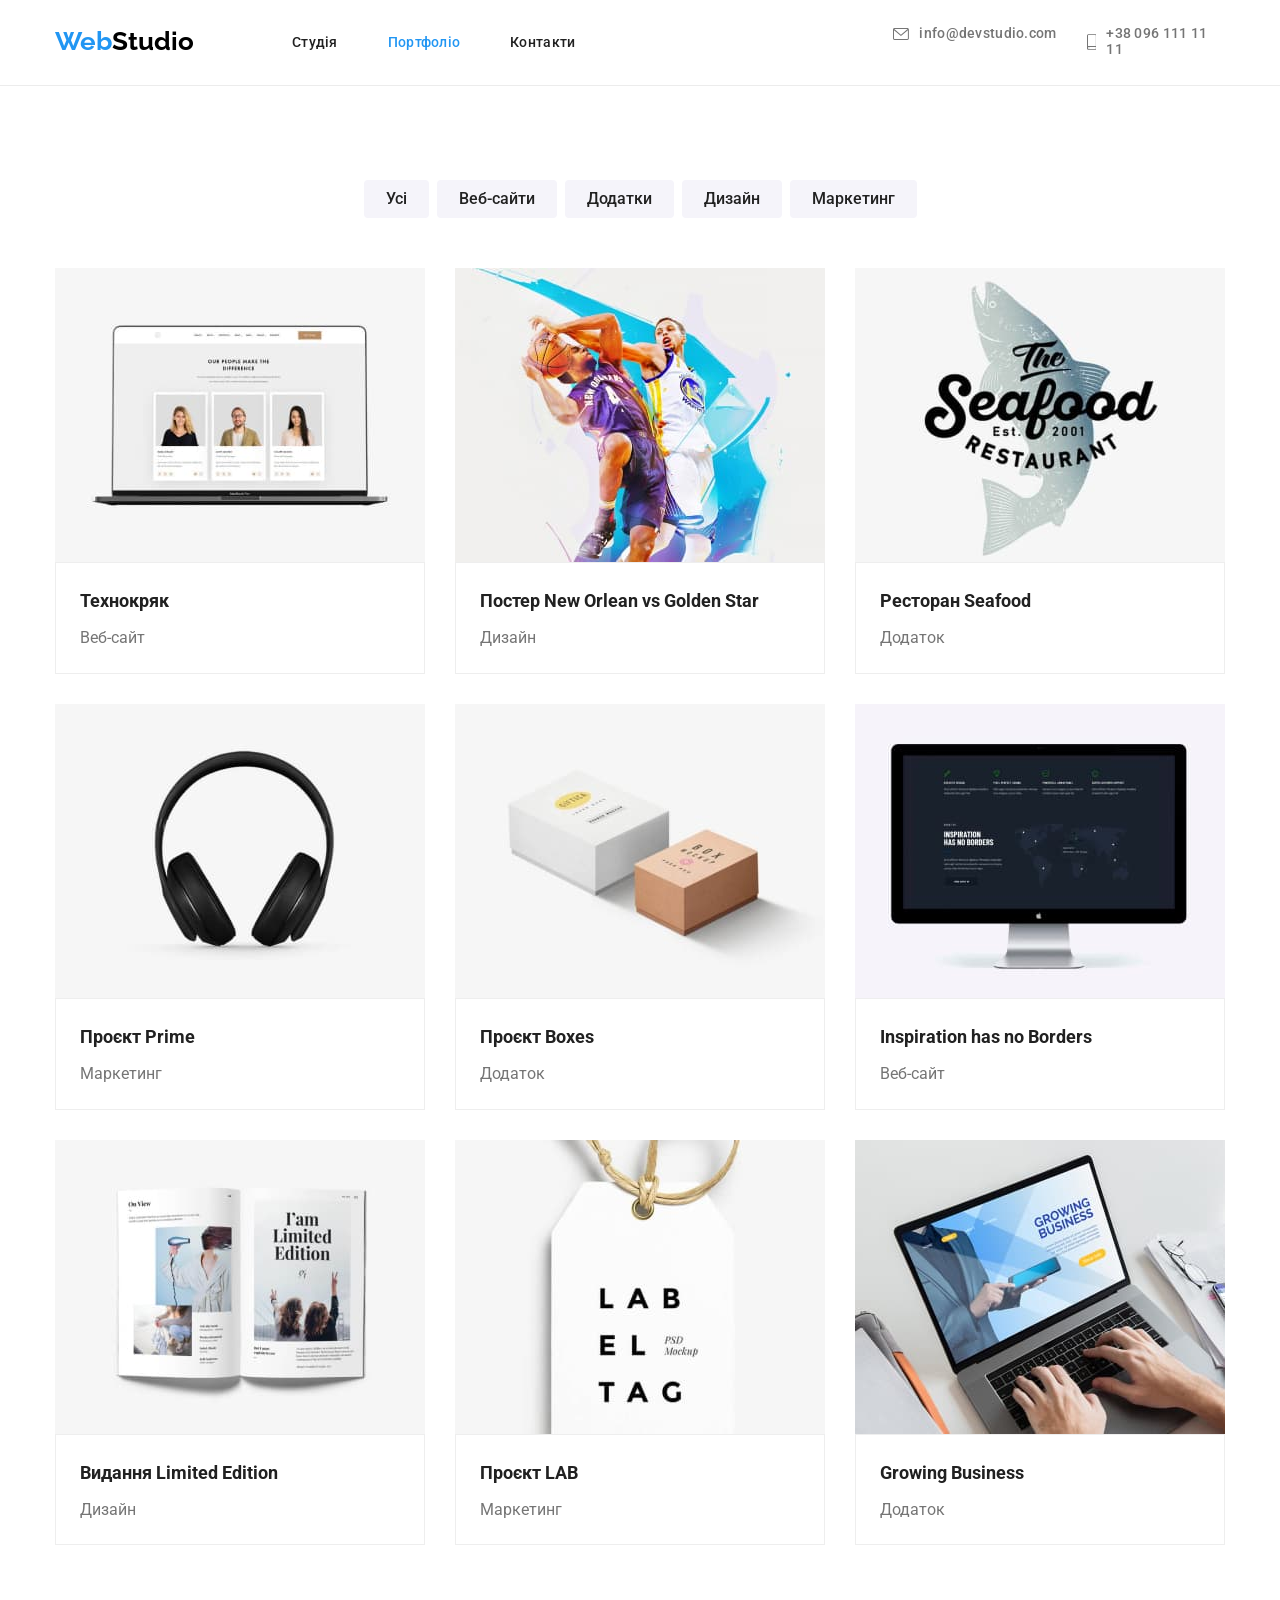
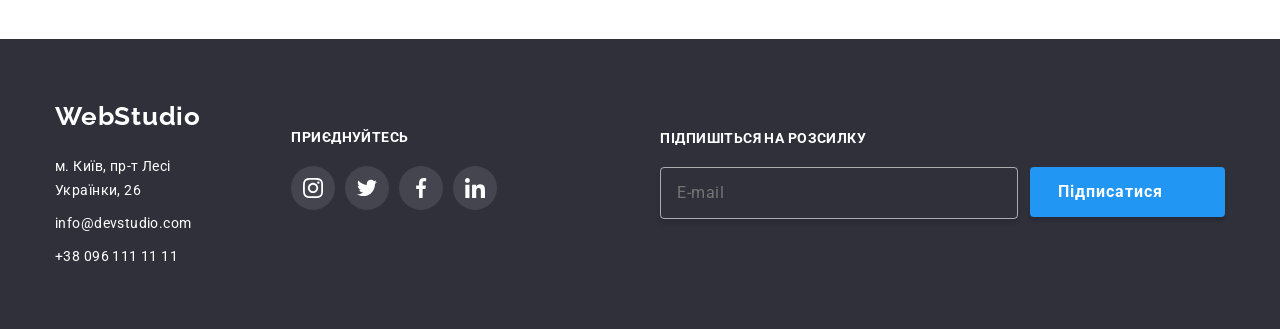
<file: pages/portfolio.html>
<!DOCTYPE html>
<html lang="en">
  <head>
    <meta charset="UTF-8" />
    <meta name="viewport" content="width=device-width, initial-scale=1.0" />
    <title>WebStudio</title>
    <link rel="preconnect" href="https://fonts.googleapis.com" />
    <link rel="preconnect" href="https://fonts.gstatic.com" crossorigin />
    <link
    href="https://fonts.googleapis.com/css2?family=Raleway:ital,wght@0,100..900;1,100..900&family=Roboto:ital,wght@0,100;0,300;0,400;0,500;0,700;0,900;1,100;1,300;1,400;1,500;1,700;1,900&display=swap"
    rel="stylesheet"
    />
    <link rel="stylesheet" href="https://cdnjs.cloudflare.com/ajax/libs/modern-normalize/2.0.0/modern-normalize.min.css" integrity="sha512-4xo8blKMVCiXpTaLzQSLSw3KFOVPWhm/TRtuPVc4WG6kUgjH6J03IBuG7JZPkcWMxJ5huwaBpOpnwYElP/m6wg==" crossorigin="anonymous" referrerpolicy="no-referrer" />
    <link rel="stylesheet" href="../style/main.min.css" />
  </head>
  <body>
       <header class="header">
      <div class="container box">
        <a class="header__logo" href="/index.html"
          ><span class="header__web">Web</span>Studio</a
        >
        <nav class="header__nav">
          <ul class="nav__list">
            <li class="nav__item">
              <a class="nav__link" href="/index.html">Студія</a>
            </li>
            <li class="nav__item">
              <a class="nav__link current" href="/pages/portfolio.html">Портфоліо</a>
            </li>
            <li class="nav__item">
              <a class="nav__link" href="#">Контакти</a>
            </li>
          </ul>
        </nav>
        <ul class="header__list">
          <li class="header__item">
            <a class="header__link" href="mailto:info@devstudio.com">
              <svg class="header__icon head__svg">
                <use href="../images/symbol-defs.svg#icon-message"></use>
              </svg>
              <span class="header__span">info@devstudio.com</span></a
            >
          </li>
          <li class="header__item">
            <a class="header__link" href="tel:+380961111111"
              ><svg class="header__icon">
                <use href="../images/symbol-defs.svg#icon-smartphone"></use>
              </svg>
              <span class="header__span"> +38 096 111 11 11</span></a
            >
          </li>
        </ul>
      </div>
    </header>
  <main class="main">
    <!-- Секція фото -->
    <section class="photo">
      <div class="container">
        <ul class="photo__leest">
          <li class="phooto__link">
            <button type="button" class="photo__btn">Усі</button>
          </li>
          <li class="phooto__link">
            <button type="button" class="photo__btn">Веб-сайти</button>
          </li>
          <li class="phooto__link">
            <button type="button" class="photo__btn">Додатки</button>
          </li>
          <li class="phooto__link">
            <button type="button" class="photo__btn">Дизайн</button>
          </li>
          <li class="phooto__link">
            <button type="button" class="photo__btn">Маркетинг</button>
          </li>
        </ul>
        <ul class="photo__list">
          <li class="photo__link">
            <div class="photo__bax">
            <img src="../images/laptop.jpg" alt="Ноутбук" class="photo__img" />
            <div class="overlay">
              <p class="over__text">Ресурс пропонує комплексні пропозиції з різним рівнем функціоналу та сервісів. Все це дозволить відвідувачу отримати вичерпні відомості про компанію чи приватну особу.</p>
            </div>
            </div>
            <div class="photo__box">
            <h2 class="photo__title">Технокряк</h2>
            <p class="photo__text">Веб-сайт</p>
            </div>
          </li>
          <li class="photo__link">
            <div class="photo__bax">
            <img src="../images/backetball.jpg" alt="Баскетбол" class="photo__img" />
             <div class="overlay">
              <p class="over__text">Ресурс пропонує комплексні пропозиції з різним рівнем функціоналу та сервісів. Все це дозволить відвідувачу отримати вичерпні відомості про компанію чи приватну особу.</p>
            </div>
            </div>
            <div class="photo__box">
            <h2 class="photo__title">Постер New Orlean vs Golden Star</h2>
            <p class="photo__text">Дизайн</p>
            </div>
          </li>
          <li class="photo__link">
            <div class="photo__bax">
            <img
              src="../images/sea.jpg"
              alt="Логотип Seafood"
              class="photo__img"
            />
             <div class="overlay">
              <p class="over__text">Ресурс пропонує комплексні пропозиції з різним рівнем функціоналу та сервісів. Все це дозволить відвідувачу отримати вичерпні відомості про компанію чи приватну особу.</p>
            </div>
            </div>
            <div class="photo__box">
            <h2 class="photo__title">Ресторан Seafood</h2>
            <p class="photo__text">Додаток</p>
            </div>
          </li>
          <li class="photo__link">
            <div class="photo__bax">
            <img
              src="../images/earphones.jpg"
              alt="Навушники"
              class="photo__img"
            />
             <div class="overlay">
              <p class="over__text">Ресурс пропонує комплексні пропозиції з різним рівнем функціоналу та сервісів. Все це дозволить відвідувачу отримати вичерпні відомості про компанію чи приватну особу.</p>
            </div>
            </div>
            <div class="photo__box">
            <h2 class="photo__title">Проєкт Prime</h2>
            <p class="photo__text">Маркетинг</p>
            </div>
          </li>
          <li class="photo__link">
            <div class="photo__bax">
            <img src="../images/box.jpg" alt="Коробки" class="photo__img" />
             <div class="overlay">
              <p class="over__text">Ресурс пропонує комплексні пропозиції з різним рівнем функціоналу та сервісів. Все це дозволить відвідувачу отримати вичерпні відомості про компанію чи приватну особу.</p>
            </div>
            </div>
            <div class="photo__box">
            <h2 class="photo__title">Проєкт Boxes</h2>
            <p class="photo__text">Додаток</p>
            </div>
          </li>
          <li class="photo__link">
            <div class="photo__bax">
            <img src="../images/comp.jpg" alt="comp" class="photo__img" />
             <div class="overlay">
              <p class="over__text">Ресурс пропонує комплексні пропозиції з різним рівнем функціоналу та сервісів. Все це дозволить відвідувачу отримати вичерпні відомості про компанію чи приватну особу.</p>
            </div>
            </div>
            <div class="photo__box">
            <h2 class="photo__title">Inspiration has no Borders</h2>
            <p class="photo__text">Веб-сайт</p>
            </div>
          </li>
          <li class="photo__link">
            <div class="photo__bax">
            <img
              src="../images/book.jpg"
              alt="Книга"
              class="photo__img"
            />
             <div class="overlay">
              <p class="over__text">Ресурс пропонує комплексні пропозиції з різним рівнем функціоналу та сервісів. Все це дозволить відвідувачу отримати вичерпні відомості про компанію чи приватну особу.</p>
            </div>
            </div>
            <div class="photo__box">
            <h2 class="photo__title">Видання Limited Edition</h2>
            <p class="photo__text">Дизайн</p>
            </div>
          </li>
          <li class="photo__link">
            <div class="photo__bax">
            <img src="../images/label.jpg" alt="Label tag" class="photo__img" />
             <div class="overlay">
              <p class="over__text">Ресурс пропонує комплексні пропозиції з різним рівнем функціоналу та сервісів. Все це дозволить відвідувачу отримати вичерпні відомості про компанію чи приватну особу.</p>
            </div>
            </div>
            <div class="photo__box">
            <h2 class="photo__title">Проєкт LAB</h2>
            <p class="photo__text">Маркетинг</p>
            </div>
          </li>
          <li class="photo__link">
            <div class="photo__bax">
            <img
              src="../images/growing.jpg"
              alt="Друкуваня клавіатурою"
              class="photo__img"
            />
             <div class="overlay">
              <p class="over__text">Ресурс пропонує комплексні пропозиції з різним рівнем функціоналу та сервісів. Все це дозволить відвідувачу отримати вичерпні відомості про компанію чи приватну особу.</p>
            </div>
            </div>
            <div class="photo__box">
            <h2 class="photo__title">Growing Business</h2>
            <p class="photo__text">Додаток</p>
            </div>
          </li>
        </ul>
        </div>
      </section>
    </main>
     <footer class="footer">
      <div class="container footer__box">
        <div>
          <a class="footer__logo" href="/index.html"
            ><span class="footer__web">Web</span>Studio</a
          >
          <address class="footer__adress">
            <a
              class="footer__maps"
              href="https://www.google.com/maps/d/viewer?mid=10uSM3H-mIU3GznYo2szRIEphczw&hl=en_US&ll=50.42732700000001%2C30.538092&z=17"
              target="_blank"
              >м. Київ, пр-т Лесі Українки, 26</a
            >
            <ul class="footer__list">
              <li class="footer__link">
                <a class="footer__item" href="mailto:info@devstudio.com"
                  >info@devstudio.com</a
                >
              </li>
              <li class="footer__link">
                <a class="footer__item" href="tel:+380961111111"
                  >+38 096 111 11 11</a
                >
              </li>
            </ul>
          </address>
        </div>
        <div class="foot">
          <h2 class="foot__title">приєднуйтесь</h2>
          <ul class="foot__list">
            <li class="foot__link">
              <a
                href="https://www.instagram.com/"
                class="foot__item"
                target="_blank"
              >
                <svg class="foot__icon">
                  <use href="../images/symbol-defs.svg#icon-instagram"></use>
                </svg>
              </a>
            </li>
            <li class="foot__link">
              <a
                href="https://twitter.com/?lang=uk"
                class="foot__item"
                target="_blank"
              >
                <svg class="foot__icon">
                  <use href="../images/symbol-defs.svg#icon-twitter"></use>
                </svg>
              </a>
            </li>
            <li class="foot__link">
              <a
                href="https://www.facebook.com/?locale=uk_UA"
                class="foot__item"
                target="_blank"
              >
                <svg class="foot__icon">
                  <use href="../images/symbol-defs.svg#icon-facebook"></use>
                </svg>
              </a>
            </li>
            <li class="foot__link">
              <a
                href="https://ua.linkedin.com/"
                class="foot__item"
                target="_blank"
              >
                <svg class="foot__icon">
                  <use href="../images/symbol-defs.svg#icon-insta"></use>
                </svg>
              </a>
            </li>
          </ul>
        </div>
        <div class="div-form">
          <form class="footer__form">
            <label class="footer__lab">
              Підпишіться на розсилку
              <input type="email" class="footer__inp" required placeholder="E-mail">
            </label>
            <button type="submit" class="footer__btn">
              Підписатися
              <svg class="footer__icon">
                <use href="../images/symbol-defs.svg#icon-telegram">
                </use>
              </svg>
            </button>
          </form>
        </div>
      </div>
    </footer>
  </body>
</html>
</file>
<file: style/main.min.css>
body{font-family:"Roboto"}.container{width:1200px;padding-right:15px;padding-left:15px;margin:0 auto}*,::after,::before{box-sizing:border-box}img{display:block}h1,h2,h3,h4,p{margin:0;padding:0}ul{list-style:none;margin:0;padding:0}a{text-decoration:none}button{cursor:pointer;border:none}.header{background-color:#fff;padding-top:24px;padding-bottom:25px}.header__logo{color:#000;font-family:"Raleway";font-size:26px;font-weight:700;line-height:1.38;margin-right:93px;width:145px}.header__web{color:#2196f3;font-family:"Raleway";font-size:26px;font-weight:700;line-height:1.38}.header__list{display:flex;gap:30px}.header__link{color:#757575;font-size:14px;font-weight:500;line-height:1.14;letter-spacing:.28px;display:flex;align-items:center;gap:10px}.header__link:last-child{margin-right:0px}.header__link:hover,.header__link:focus{transition-property:color;transition-duration:250ms;transition-timing-function:cubic-bezier(0.4, 0, 0.2, 1);transition-delay:0;color:#2196f3}.header__link:hover .header__icon,.header__link:focus .header__icon{fill:#2196f3;transition-property:fill;transition-duration:250ms;transition-timing-function:cubic-bezier(0.4, 0, 0.2, 1);transition-delay:0}.header__icon{width:10px;height:16px;fill:#757575}.header__icon.head__svg{width:16px;height:12px}.box{display:flex;align-items:center}.nav__list{display:flex;gap:50px;margin-right:318px}.nav__item{position:relative}.nav__link{color:#212121;font-size:14px;font-weight:500;line-height:1.14;letter-spacing:.28px}.nav__link:hover,.nav__link:focus{color:#2196f3;transition-property:color;transition-duration:250ms;transition-timing-function:cubic-bezier(0.4, 0, 0.2, 1);transition-delay:0}.current{color:#2196f3}.current:hover:after,.current:focus:after{content:"";width:100%;height:4px;border-radius:2px;background:#2196f3;position:absolute;top:48px;left:0px;transition-property:background-color;transition-duration:250ms;transition-timing-function:cubic-bezier(0.4, 0, 0.2, 1);transition-delay:0}.hero{padding-top:200px;padding-bottom:200px;text-align:center;background-image:linear-gradient(rgba(47, 48, 58, 0.4), rgba(47, 48, 58, 0.4)),url(../images/fons.jpg);background-repeat:no-repeat;background-size:cover}.hero__title{color:#fff;font-size:44px;font-weight:900;line-height:1.36;text-transform:uppercase;width:696px;margin-bottom:30px;margin-left:auto;margin-right:auto}.hero__button{color:#fff;text-align:center;font-size:16px;font-weight:700;line-height:1.87;letter-spacing:.96px;background-color:#2196f3;padding:10px 32px;border:0;border-radius:4px;box-shadow:0px 4px 4px 0px rgba(0,0,0,.15)}.advantages{background-color:#fff;padding-top:94px}.advantages__list{display:flex;gap:30px}.advantages__item::before{content:"";border-radius:4px;background:#f5f4fa;width:270px;height:120px;display:block;background-image:url(../images/antenna.png);background-repeat:no-repeat;background-position:center;margin-bottom:30px}.advantages__item::before:nth-child(2)::before{background-image:url(../images/clock.png)}.advantages__item::before:nth-child(3)::before{background-image:url(../images/diagram.png)}.advantages__item::before:nth-child(4)::before{background-image:url(../images/astronaut.png)}.advantages__title{color:#212121;font-size:14px;font-weight:700;line-height:1.14;text-transform:uppercase;margin-bottom:10px}.advantages__text{color:#757575;font-size:14px;font-weight:400;line-height:1.71;width:270px}.affairs{background-color:#fff;padding-top:94px;padding-bottom:94px}.affairs__list{display:flex;gap:30px}.affairs__item{position:relative}.affairs__title{color:#212121;font-size:36px;font-weight:700;line-height:1.16;text-align:center;margin-bottom:50px}.affairs__img{width:370px}.affairs__box{width:370px;height:70px;display:flex;justify-content:center;align-items:center;background:rgba(47,48,58,.8);position:absolute;bottom:0}.affairs__text{color:#fff;font-size:14px;font-weight:700;line-height:1.14;letter-spacing:.42px;text-transform:uppercase}.comand{background-color:#f5f4fa;padding-top:94px;padding-bottom:94px;text-align:center}.comand__list{display:flex;gap:30px;max-width:1200px}.comand__item{border-radius:0px 0px 4px 4px;box-shadow:0px 1px 3px 0px rgba(0,0,0,.12),0px 1px 1px 0px rgba(0,0,0,.14),0px 2px 1px 0px rgba(0,0,0,.2)}.comand__box{border-radius:0px 0px 4px 4px;background:#fff;width:270px;padding-top:30px;padding-bottom:30px}.comand__img{width:270px}.comand__title{color:#212121;font-size:36px;font-weight:700;line-height:1.16;margin-bottom:50px;letter-spacing:1.08px}.comand__description{color:#212121;font-size:16px;font-weight:500;line-height:1.18}.comand__text{color:#757575;font-size:16px;font-weight:400;line-height:1.18;margin-top:10px;margin-bottom:16px}.comand__leest{display:flex;gap:10px;justify-content:center;align-items:center}.comand__eatem{display:flex;align-items:center;justify-content:center;padding:12px}.comand__eatem:hover,.comand__eatem:focus{outline:#2196f3;border-radius:50%;background-color:#2196f3;transition:background-color 250ms cubic-bezier(0.4, 0, 0.2, 1)}.comand__eatem:hover .comand__icon,.comand__eatem:focus .comand__icon{fill:#fff;transition:fill 250ms cubic-bezier(0.4, 0, 0.2, 1);animation:move-box 250ms ease}@keyframes move-box{0%{transform:rotate(0)}100%{transform:rotate(360deg)}}.comand__icon{width:20px;height:20px;fill:#afb1b8}.customers{padding-top:94px;padding-bottom:94px}.customers__list{display:flex;justify-content:center;align-items:center;gap:30px;position:relative}.customers__title{color:#212121;text-align:center;font-size:36px;font-weight:700;line-height:1.16;letter-spacing:1.08px;margin-bottom:50px}.customers__link{display:flex;justify-content:center;align-items:center;width:170px;height:92px;border-radius:4px;border:1px solid #afb1b8}.customers__link:hover,.customers__link:focus{outline:1px solid #2196f3;border:none;transition-property:border-color;transition-duration:250ms;transition-timing-function:cubic-bezier(0.4, 0, 0.2, 1);transition-delay:0}.customers__link:hover .customers__icon,.customers__link:focus .customers__icon{fill:#2196f3;transition-property:fill;transition-duration:250ms;transition-timing-function:cubic-bezier(0.4, 0, 0.2, 1);transition-delay:0}.customers__icon{width:106px;height:60px;fill:#afb1b8}.footer{background-color:#2f303a;padding-top:60px;padding-bottom:60px}.footer__box{display:flex;gap:70px;align-items:center}.footer__logo,.footer__web{color:#fff;font-family:"Raleway";font-size:26px;font-weight:700;line-height:1.38;letter-spacing:.78px}.footer__adress{font-style:normal;margin-top:20px}.footer__maps,.footer__item{color:#fff;font-size:14px;font-weight:400;line-height:1.71;letter-spacing:.42px}.footer__list{margin-top:9px}.footer__link{margin-bottom:9px}.footer__link:last-child{margin-bottom:0px}.footer .foot{padding-top:12px;padding-bottom:40px}.footer .foot__title{color:#fff;font-size:14px;font-weight:700;line-height:1.14;letter-spacing:.42px;text-transform:uppercase;margin-bottom:20px}.footer .foot__list{display:flex;gap:10px;align-items:center}.footer .foot__item{display:flex;justify-content:center;align-items:center;width:44px;height:44px;border-radius:33px;background-color:rgba(255,255,255,.1)}.footer .foot__item:hover,.footer .foot__item:focus{outline:#2196f3;background-color:#2196f3;transition:background-color 250ms cubic-bezier(0.4, 0, 0.2, 1)}.footer .foot__item:hover .foot__icon,.footer .foot__item:focus .foot__icon{animation:move-box 250ms ease}@keyframes move-box{0%{transform:rotate(0)}100%{transform:rotate(360deg)}}.footer .foot__icon{fill:#fff;width:20px;height:20px}.footer__form{display:flex;gap:12px;margin-left:93px;padding-bottom:19px}.footer__lab{color:#fff;font-size:14px;font-weight:700;line-height:1.14;letter-spacing:.42px;text-transform:uppercase}.footer__inp{display:block;width:358px;background-color:rgba(0,0,0,0);color:rgba(255,255,255,.6);font-size:16px;font-weight:400;line-height:1.25;letter-spacing:.48px;padding:15px 16px;border-radius:4px;border:1px solid rgba(255,255,255,.6);box-shadow:0px 4px 4px rgba(0,0,0,.15);outline:none;margin-top:20px}.footer__btn{display:flex;align-items:center;background-color:#2196f3;color:#fff;font-size:16px;font-weight:700;line-height:1.87;letter-spacing:.96px;border-radius:4px;box-shadow:0px 4px 4px rgba(0,0,0,.15);padding:10px 28px;height:50px;margin-top:36px}.footer__icon{fill:#fff;width:24px;height:24px;margin-left:10px}.backdrop{position:fixed;top:0;left:0;width:100%;height:100%;background-image:linear-gradient(rgba(0, 0, 0, 0.2), rgba(0, 0, 0, 0.2));opacity:1;transition-property:opacity;transition-duration:250ms;transition-timing-function:cubic-bezier(0.4, 0, 0.2, 1);transition-delay:0}.is-hidden{opacity:0;pointer-events:none}.modal{padding:40px;background-color:#fff;position:absolute;top:50%;left:50%;transform:translate(-50%, -50%)}.modal__btn{display:flex;justify-content:center;align-items:center;border-radius:50%;background-color:rgba(0,0,0,0);padding:6px;position:absolute;top:14px;right:14px;border:1px solid #eee}.modal__btn:hover,.modal__btn:focus{outline:#eee}.modal__btn:hover .modal__svg,.modal__btn:focus .modal__svg{fill:#2196f3;transition-property:fill;transition-duration:250ms;transition-timing-function:cubic-bezier(0.4, 0, 0.2, 1);transition-delay:0}.modal__svg{width:18px;height:18px}.modal__title{color:#212121;font-size:20px;font-weight:700;line-height:1.15;letter-spacing:.6px;text-align:center;margin-bottom:12px}.modal__lab{color:#757575;font-size:12px;font-weight:400;line-height:1.16;letter-spacing:.12px;border:none}.modal__inp{display:block;width:448px;height:40px;border-radius:4px;border:1px solid #eee;padding:12px 12px 12px 42px;margin-bottom:10px;margin-top:4px;outline:none}.modal__inp:hover,.modal__inp:focus{border-color:#2196f3;transition-property:border-color;transition-duration:250ms;transition-timing-function:cubic-bezier(0.4, 0, 0.2, 1);transition-delay:0}.modal__coment{display:block;width:448px;height:120px;border-radius:4px;border-color:#eee;padding:12px 16px;margin-bottom:25px;resize:none;margin-top:4px;outline:none}.modal__box{position:relative}.modal__inp:hover+.modal__icon,.modal__inp:focus+.modal__icon{fill:#2196f3;transition-property:fill;transition-duration:250ms;transition-timing-function:cubic-bezier(0.4, 0, 0.2, 1);transition-delay:0}.modal__icon{width:18px;height:18px;top:53%;left:12px;position:absolute}.modal__us{width:18px;height:18px}.modal__chek{width:16px;height:16px;margin-right:8px}.modal .check{display:flex;align-items:center;justify-content:center;margin-bottom:34px;color:#757575;font-size:14px;font-weight:400;line-height:1.7;letter-spacing:.42px}.modal .check__link{color:#2196f3;font-size:14px;font-weight:400;line-height:1.7;letter-spacing:.42px;text-decoration-line:underline;margin-left:3px}.modal .check__btn{color:#fff;text-align:center;font-size:16px;font-weight:700;line-height:1.8;letter-spacing:.96px;padding:10px 53px;border-radius:4px;background:#2196f3;box-shadow:0px 4px 4px 0px rgba(0,0,0,.15)}.modal .check__button{text-align:center}.photo{background-color:#fff;padding-top:94px;padding-bottom:94px;border-top:1px solid #ececec}.photo__leest{display:flex;gap:8px;justify-content:center;margin-bottom:50px}.photo__btn{color:#212121;background-color:#f5f4fa;border:0;border-radius:4px;font-size:16px;font-weight:500;line-height:1.62;padding:6px 22px}.photo__btn:hover,.photo__btn:focus{background-color:#2196f3;border:none;outline:rgba(0,0,0,0);border-radius:4px;color:#fff;box-shadow:0px 3px 1px 0px rgba(0,0,0,.1),0px 1px 2px 0px rgba(0,0,0,.08),0px 2px 2px 0px rgba(0,0,0,.12);transition-property:background-color,color,box-shadow;transition-duration:250ms;transition-timing-function:cubic-bezier(0.4, 0, 0.2, 1);transition-delay:0}.photo__list{display:flex;flex-wrap:wrap;gap:30px}.photo__link{flex-basis:calc((100% - 60px)/3)}.photo__link:hover,.photo__link:focus{box-shadow:0px 1px 1px 0px rgba(0,0,0,.12),0px 4px 4px 0px rgba(0,0,0,.06),1px 4px 6px 0px rgba(0,0,0,.16);transition-property:box-shadow;transition-duration:250ms;transition-timing-function:cubic-bezier(0.4, 0, 0.2, 1);transition-delay:0}.photo__link:hover .overlay,.photo__link:focus .overlay{opacity:1;transition-property:opacity;transition-duration:250ms;transition-timing-function:cubic-bezier(0.4, 0, 0.2, 1);transition-delay:0}.photo__bax{position:relative;overflow:hidden}.photo__bax:hover .overlay{opacity:1;transform:translate(0);transition-property:transform;transition-duration:250ms;transition-delay:0}.photo__img{width:100%}.photo__box{border:1px solid #eee;background-color:#fff;padding:20px 24px}.photo__title{color:#212121;font-size:18px;font-weight:700;line-height:2}.photo__text{color:#757575;font-size:16px;font-weight:400;line-height:1.87;margin-top:4px}.overlay{position:absolute;top:0;left:0;width:370px;height:294px;padding:63px 24px;background:rgba(33,150,243,.9);opacity:0;transition-property:background-color transform;transition-duration:250ms;transition-timing-function:cubic-bezier(0.4, 0, 0.2, 1);transition-delay:0;transform:translatey(370px);overflow:hidden}.over__text{color:#fff;font-size:18px;font-weight:400;line-height:1.5;letter-spacing:.54px;width:322px;transition-property:color;transition-duration:250ms;transition-timing-function:cubic-bezier(0.4, 0, 0.2, 1);transition-delay:0}
</file>
